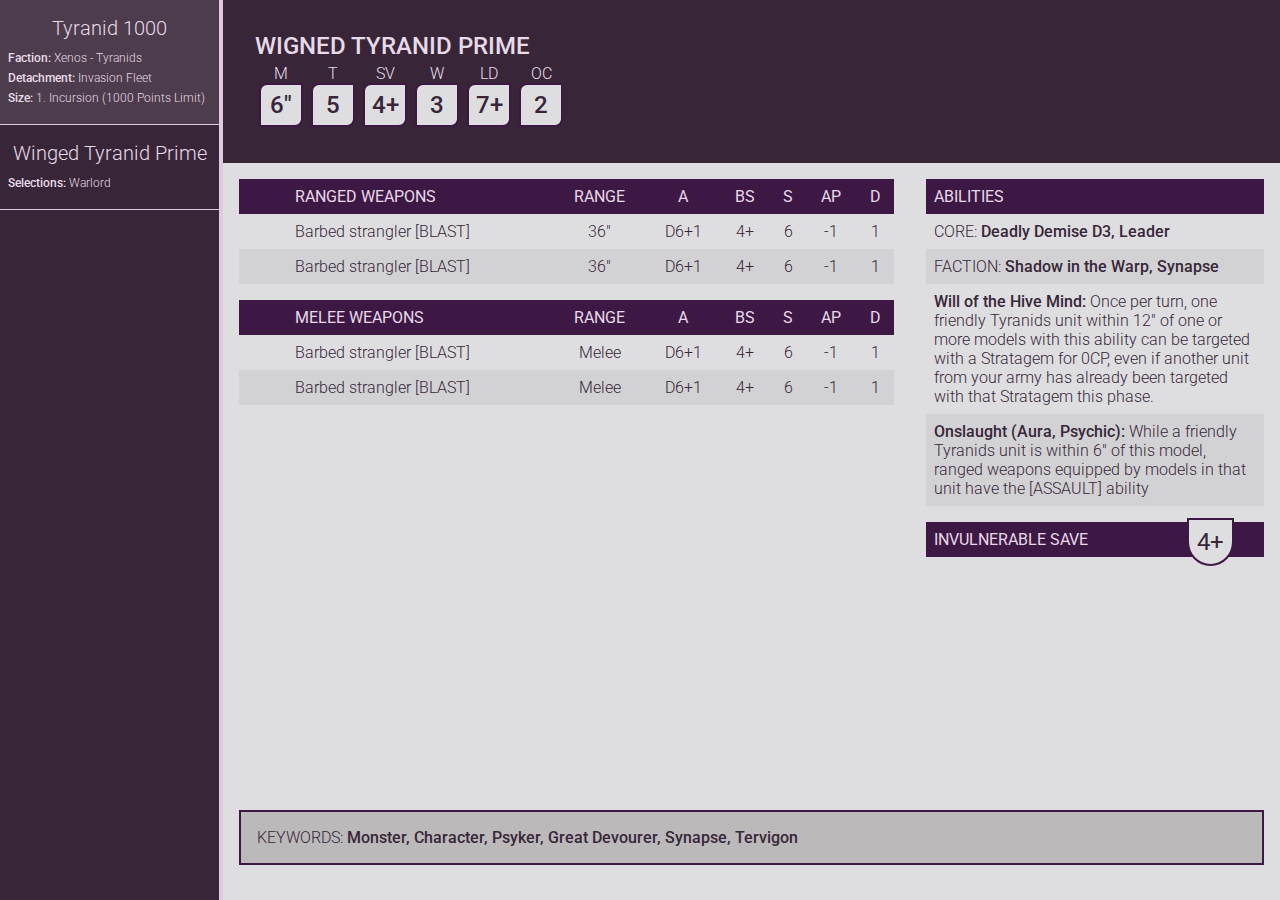
<file: design.html>
<!DOCTYPE html>
<html lang="en">
  <head>
    <meta charset="UTF-8">
    <meta name="viewport" content="width=device-width, initial-scale=1.0">
    <meta http-equiv="X-UA-Compatible" content="ie=edge">
    <link rel="preconnect" href="https://fonts.googleapis.com">
    <link rel="preconnect" href="https://fonts.gstatic.com" crossorigin>
    <link href="https://fonts.googleapis.com/css2?family=Roboto:wght@300;400;500&display=swap" rel="stylesheet">
    <style>
      html, body {
        --text-primary: #e7dae9;
        --background-primary: #382638;
        --border-primary: #dfcae2;
        --background-datasheet: #DEDEE1;
        --text-datasheet: #382638;
        --accent-datasheet: #dddde0;
        --border-datasheet: #3e1844;
        --background-datasheet-header: #1F2123;
        --sidebar-width: 220px;
        margin: 0;
        background: var(--background-primary);
        box-sizing: border-box;
        color: var(--text-primary) !important;
        font-family: 'Roboto', sans-serif !important;
        font-weight: 300;
        font-size: 1rem;
      }

      body {
        display: flex;
        flex-direction: row;
      }

      aside {
        height: 100vh;
        width: var(--sidebar-width);
        border-right: 4px solid var(--border-primary);
        display: block;
        overflow-y: scroll;
      }

      main {
        height: 100vh;
        overflow-y: scroll;
        width: calc(100% - var(--sidebar-width));
      }

      button {
        appearance: unset;
        border: none;
        border-bottom: 1px solid var(--border-primary);
        background: none;
        width: 100%;
        padding: 1rem .5rem;
        color: var(--text-primary) !important;
        font-family: 'Roboto', sans-serif !important;
        font-size: 1.25rem;
        text-transform: capitalize;
        font-weight: 300;
      }

      button:hover {
        background: rgba(255, 255, 255, 0.1);
        cursor: pointer;
      }

      button.overview {
        border-bottom: 1px solid var(--border-primary);
        font-size: 1.25rem;
        padding: 1rem .5rem;
        text-align: center;
      }

      div.overview-info {
        padding-top: .5rem;
        font-size: 0.75rem;
        text-align: left;
        line-height: 1.25rem;
      }

      span.bold {
        font-weight: 500;
      }

      div.divider {
        background: var(--border-primary);
        padding: .125rem;
      }

      div.page {
        height: 100%;
        display: none;
      }

      div.page.active {
        display: block;
      }

      .datasheet {
        display: flex;
        flex-direction: column;
        height: 100%;
        width: 100%;
      }

      .datasheet header {
        padding: 2rem;
      }

      .datasheet-body {
        height: 100%;
        background: var(--background-datasheet);
        display: flex;
        flex-wrap: wrap;
        justify-content: space-between;
      }

      .datasheet-body .column-left {
        flex-basis: 65%;
      }

      .datasheet-body .column-right {
        flex-basis: 35%;
      }

      .datasheet-body .column-bottom {
        flex-basis: 100%;
        align-self: flex-end;
      }

      .datasheet-body .column-padding {
        padding: 1rem;
      }

      .datasheet-body table {
        width: 100%;
        border-collapse: collapse;
        margin-bottom: 1rem;
      }

      .datasheet-body tr:nth-child(odd) {
        background: rgba(0, 0, 0, 0.05);
      }

      .datasheet-body th {
        padding: .5rem .5rem;
        background: var(--border-datasheet);
        font-weight: 400;
      }

      .datasheet-body th:nth-child(2) {
        text-align: left;
      }

      .datasheet-body td {
        padding: .5rem .5rem;
        color: var(--text-datasheet);
        text-align: center;
      }

      .datasheet-body td:first-child {
        width: 2rem;
      }

      .datasheet-body td:nth-child(2) {
        text-align: left;
      }

      .datasheet-body .column-right th {
        text-align: left;
      }

      .datasheet-body .column-right th.invuln {
        position: relative;
        text-align: center;
      }

      .datasheet-body .column-right th.invuln div {
        position: absolute;
        background: var(--background-datasheet);
        color: var(--text-datasheet);
        font-size: 1.5rem;
        padding: .5rem;
        border-radius: 0 0 50% 50%;
        top: -.25rem;
        left: -3rem;
        border: 2px solid var(--border-datasheet);
      }

      .datasheet-body .column-right td {
        text-align: left;
      }

      .datasheet-body .column-bottom .keywords {
        background: #BBB9BA;
        border: 2px solid var(--border-datasheet);
        color: var(--text-datasheet);
        padding: 1rem;
        font-size: 1rem;
      }

      .unit-name {
        font-size: 1.5rem;
        font-weight: 500;
        text-transform: uppercase;
      }

      .stats-wrapper {
        display: flex;
        flex-direction: row;
      }

      .stat {
        padding: 0.25rem;
        text-align: center;
      }

      .stat-value {
        background: var(--background-datasheet);
        color: var(--text-datasheet);
        font-size: 1.5rem;
        font-weight: 500;
        width: 2.5rem;
        height: 2.5rem;
        border-radius: .5rem 0 .5rem 0;
        display: flex;
        justify-content: center;
        align-items: center;
        border: 2px solid var(--border-datasheet);
      }
    </style>
    <script>
      togglePage = (id) => {
        document.querySelectorAll('.page').forEach((page) => page.classList.remove('active'));
        document.getElementById(id)?.classList.add('active');
      }
    </script>
    <title>RosterName</title>
  </head>
  <body>
      <aside>
        <button onclick="togglePage('overview-page')" id="overview-button">
          Tyranid 1000
          <div class="overview-info">
            <div><span class="bold">Faction: </span>Xenos - Tyranids</div>
            <div><span class="bold">Detachment: </span>Invasion Fleet</div>
            <div><span class="bold">Size: </span>1. Incursion (1000 Points limit)</div>
          </div>
        </button>
        <button onclick="togglePage('winged-tyranid-prime-page')" id="winged-tyranid-prime-button">
          Winged Tyranid Prime
          <div class="overview-info">
            <div><span class="bold">Selections: </span>Warlord</div>
          </div>
        </button>
      </aside>
      <main>
        <div id="overview-page" class="page">

        </div>
        <div id="winged-tyranid-prime-page" class="page active">
          <div class="datasheet">
            <header>
              <div class="unit-name">
                Wigned Tyranid Prime
              </div>
                <div class="stats-wrapper">
                  <div class="stat">
                    <div class="stat-name">
                      M
                    </div>
                    <div class="stat-value">
                      6"
                    </div>
                </div>
                  <div class="stat">
                    <div class="stat-name">
                      T
                    </div>
                    <div class="stat-value">
                      5
                    </div>
                </div>
                  <div class="stat">
                    <div class="stat-name">
                      SV
                    </div>
                    <div class="stat-value">
                      4+
                    </div>
                </div>
                  <div class="stat">
                    <div class="stat-name">
                      W
                    </div>
                    <div class="stat-value">
                      3
                    </div>
                </div>
                  <div class="stat">
                    <div class="stat-name">
                      LD
                    </div>
                    <div class="stat-value">
                      7+
                    </div>
                </div>
                  <div class="stat">
                    <div class="stat-name">
                      OC
                    </div>
                    <div class="stat-value">
                      2
                    </div>
                </div>
              </div>
            </header>
            <div class="datasheet-body">
              <div class="column-left">
                <div class="column-padding">
                  <table>
                    <tr>
                      <th></th>
                      <th>
                        RANGED WEAPONS
                      </th>
                      <th>
                        RANGE
                      </th>
                      <th>
                        A
                      </th>
                      <th>
                        BS
                      </th>
                      <th>
                        S
                      </th>
                      <th>
                        AP
                      </th>
                      <th>
                        D
                      </th>
                    </tr>
                    <tr>
                      <td></td>
                      <td>
                        Barbed strangler [BLAST]
                      </td>
                      <td>
                        36"
                      </td>
                      <td>
                        D6+1
                      </td>
                      <td>
                        4+
                      </td>
                      <td>
                        6
                      </td>
                      <td>
                        -1
                      </td>
                      <td>
                        1
                      </td>
                    </tr>
                    <tr>
                      <td></td>
                      <td>
                        Barbed strangler [BLAST]
                      </td>
                      <td>
                        36"
                      </td>
                      <td>
                        D6+1
                      </td>
                      <td>
                        4+
                      </td>
                      <td>
                        6
                      </td>
                      <td>
                        -1
                      </td>
                      <td>
                        1
                      </td>
                    </tr>
                  </table>
                  <table>
                    <tr>
                      <th></th>
                      <th>
                        MELEE WEAPONS
                      </th>
                      <th>
                        RANGE
                      </th>
                      <th>
                        A
                      </th>
                      <th>
                        BS
                      </th>
                      <th>
                        S
                      </th>
                      <th>
                        AP
                      </th>
                      <th>
                        D
                      </th>
                    </tr>
                    <tr>
                      <td></td>
                      <td>
                        Barbed strangler [BLAST]
                      </td>
                      <td>
                        Melee
                      </td>
                      <td>
                        D6+1
                      </td>
                      <td>
                        4+
                      </td>
                      <td>
                        6
                      </td>
                      <td>
                        -1
                      </td>
                      <td>
                        1
                      </td>
                    </tr>
                    <tr>
                      <td></td>
                      <td>
                        Barbed strangler [BLAST]
                      </td>
                      <td>
                        Melee
                      </td>
                      <td>
                        D6+1
                      </td>
                      <td>
                        4+
                      </td>
                      <td>
                        6
                      </td>
                      <td>
                        -1
                      </td>
                      <td>
                        1
                      </td>
                    </tr>
                  </table>
                </div>
              </div>
              <div class="column-right">
                <div class="column-padding">
                  <table>
                    <tr>
                      <th>ABILITIES</th>
                    </tr>
                    <tr>
                      <td>CORE: <span class="bold">Deadly Demise D3, Leader</span></td>
                    </tr>
                    <tr>
                      <td>FACTION: <span class="bold">Shadow in the Warp, Synapse</span></td>
                    </tr>
                    <tr>
                      <td>
                        <span class="bold">Will of the Hive Mind: </span>Once per turn, one friendly Tyranids
                        unit within 12" of one or more models with this ability can be
                        targeted with a Stratagem for 0CP, even if another unit from
                        your army has already been targeted with that Stratagem
                        this phase.
                      </td>
                    </tr>
                    <tr>
                      <td>
                        <span class="bold">Onslaught (Aura, Psychic): </span>While a friendly Tyranids unit is within 6" of this model, ranged weapons equipped by models in that unit have the [ASSAULT] ability
                      </td>
                    </tr>
                  </table>
                  <table>
                    <tr>
                      <th>INVULNERABLE SAVE</th>
                      <th class="invuln"><div>4+</div></th>
                    </tr>
                  </table>
                </div>
              </div>
              <div class="column-bottom">
                <div class="column-padding">
                  <div class="keywords">KEYWORDS: <span class="bold">Monster, Character, Psyker, Great Devourer, Synapse, Tervigon</span></div>>
                </div>
              </div>
            </div>
          </div>
        </div>
      </main>
  </body>
</html>
</file>
